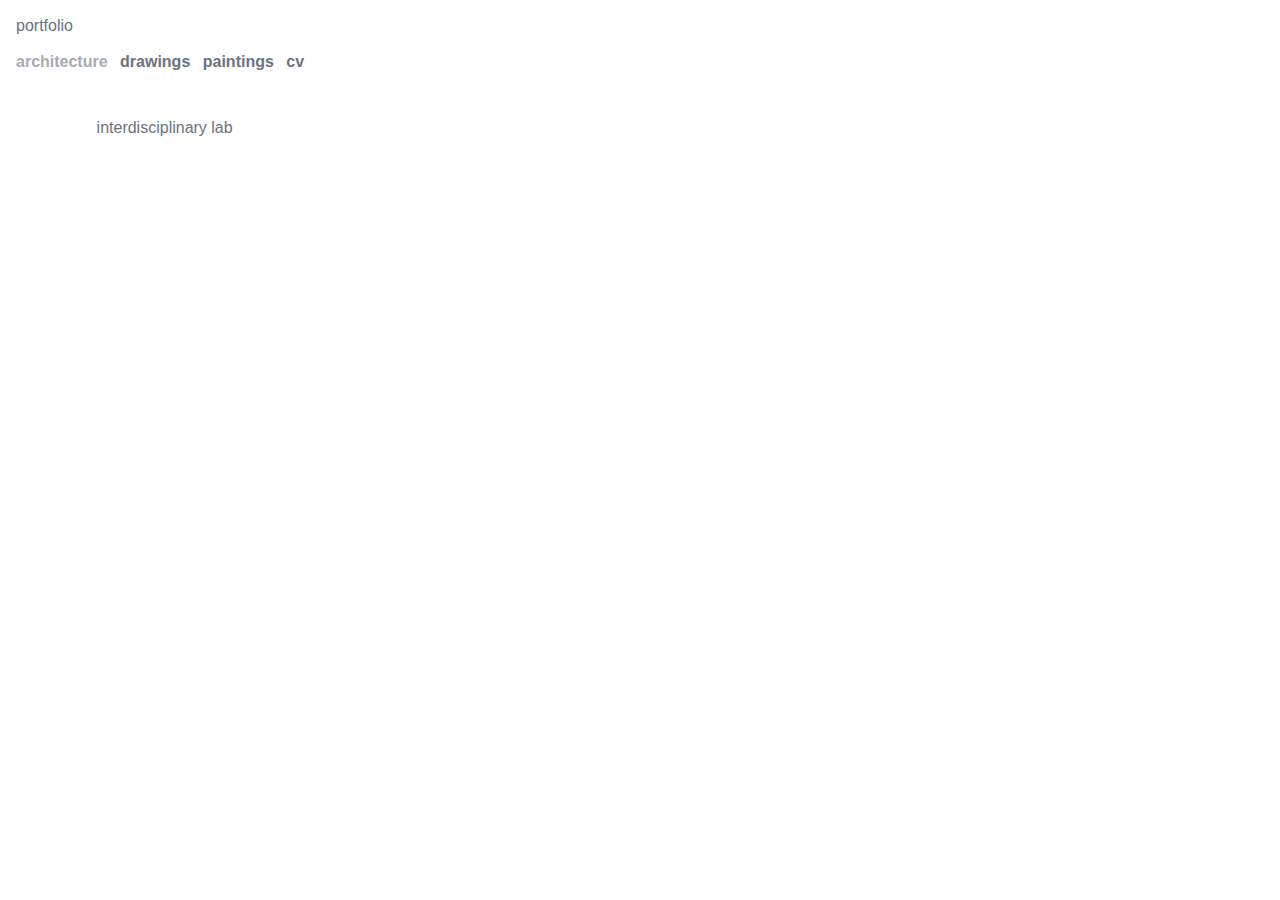
<file: docs/index.html>
<!DOCTYPE html>
<html lang="en" class="no-js">
<head>
  <meta http-equiv="Content-Type" content="text/html; charset=UTF-8"/>
  <meta name="viewport" content="width=device-width, initial-scale=1"/>
  <title>Portfolio</title>
  <link rel="stylesheet" type="text/css" href="css/default.css" />
  <link rel="stylesheet" type="text/css" href="css/component.css" />
  <script src="js/modernizr.custom.js"></script>
</head>
<body>
  <div class="container">
    <header align="left">
      <h1>portfolio</h1>
      <nav class="codrops-demos">
        <a class="current-demo" href="#">architecture</a>
        <a href="drawings.html">drawings</a>
        <a href="paintings.html">paintings</a>
        <a href="cv.html">cv</a>
      </nav>
    </header>
    <ul class="grid effect-2" id="grid">
      <li style="height: 3em;"><h1>interdisciplinary lab</h1></li>
      <li style="height: 3em;"><p></p></li>
      <li style="height: 3em;"><p></p></li>
  <li style="height: 3em;"><p></p></li>
  <li style="height: 3em;"><p></p></li>
  <li style="height: 3em;"><p></p></li>
  <li style="height: 3em;"><p></p></li>
  <li style="height: 3em;"><p></p></li>
  <li style="height: 3em;"><p></p></li>
  <li style="height: 3em;"><p></p></li>
  <li style="height: 3em;"><p></p></li>
  <li style="height: 3em;"><p></p></li>
  <li style="height: 3em;"><p></p></li>
  <li style="height: 3em;"><p></p></li>
  <li style="height: 3em;"><p></p></li>
    <li style="height: 3em;"><p></p></li>
    <li style="height: 3em;"><p></p></li>
    <li style="height: 3em;"><p></p></li>
    <li style="height: 3em;"><p></p></li>
    <li style="height: 3em;"><p></p></li>
    <li style="height: 3em;"><p></p></li>
    <li style="height: 3em;"><p></p></li>
    <li style="height: 3em;"><p></p></li>
    <li style="height: 3em;"><p></p></li>
    <li style="height: 3em;"><p></p></li>
    <li style="height: 3em;"><p></p></li>
      <li style="height: 3em;"><p></p></li>
      <li style="height: 3em;"><p></p></li>
      <li style="height: 3em;"><p></p></li>
      <li style="height: 3em;"><p></p></li>
      <li style="height: 3em;"><p></p></li>
      <li style="height: 3em;"><p></p></li>
      <li style="height: 3em;"><p></p></li>
      <li style="height: 3em;"><p></p></li>
      <li style="height: 3em;"><p></p></li>
      <li style="height: 3em;"><p></p></li>
    </ul>
  </div>
  <script src="js/masonry.pkgd.min.js"></script>
  <script src="js/imagesloaded.js"></script>
  <script src="js/classie.js"></script>
  <script src="js/AnimOnScroll.js"></script>
  <script>
    new AnimOnScroll( document.getElementById( 'grid' ), {
      minDuration : 0.4,
      maxDuration : 0.7,
      viewportFactor : 0.2
    } );
  </script>
</body>
</html>
</file>
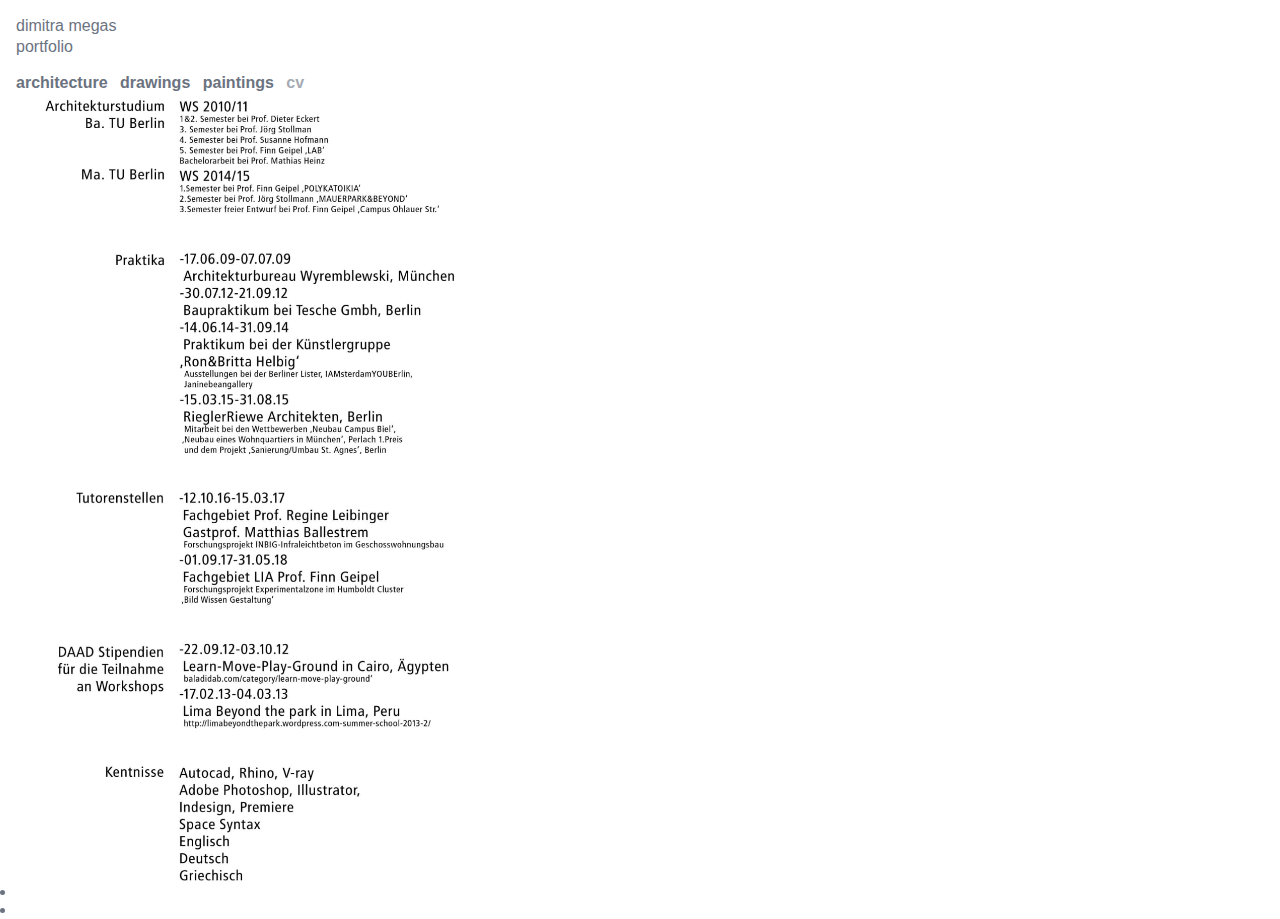
<file: htdocs/cv.html>
<!DOCTYPE html>
<html lang="en" class="no-js">
<head>
  <meta http-equiv="Content-Type" content="text/html; charset=UTF-8"/>
  <meta name="viewport" content="width=device-width, initial-scale=1"/>
  <title>Dimitra Megas - Portfolio</title>
  <link rel="stylesheet" type="text/css" href="css/default.css" />
  <link rel="stylesheet" type="text/css" href="css/component.css" />
  <script src="js/modernizr.custom.js"></script>
</head>
<body>
  <div class="container">
    <header align="left">
      <h1>dimitra megas</h1>
      <h1>portfolio</h1>
      <nav class="codrops-demos">
        <a href="/">architecture</a>
        <a href="drawings.html">drawings</a>
        <a href="paintings.html">paintings</a>
        <a class="current-demo" href="#">cv</a>
<li><a href="assets/cv.jpg" target="_blank"><img width="500" src="assets/cv.jpg" alt="cv"></a><li>
</ul>
</div>
<script src="js/masonry.pkgd.min.js"></script>
<script src="js/imagesloaded.js"></script>
<script src="js/classie.js"></script>
<script src="js/AnimOnScroll.js"></script>
<script>
new AnimOnScroll( document.getElementById( 'grid' ), {
minDuration : 0.4,
maxDuration : 0.7,
viewportFactor : 0.2
} );
</script>
</body>
</html>
</file>
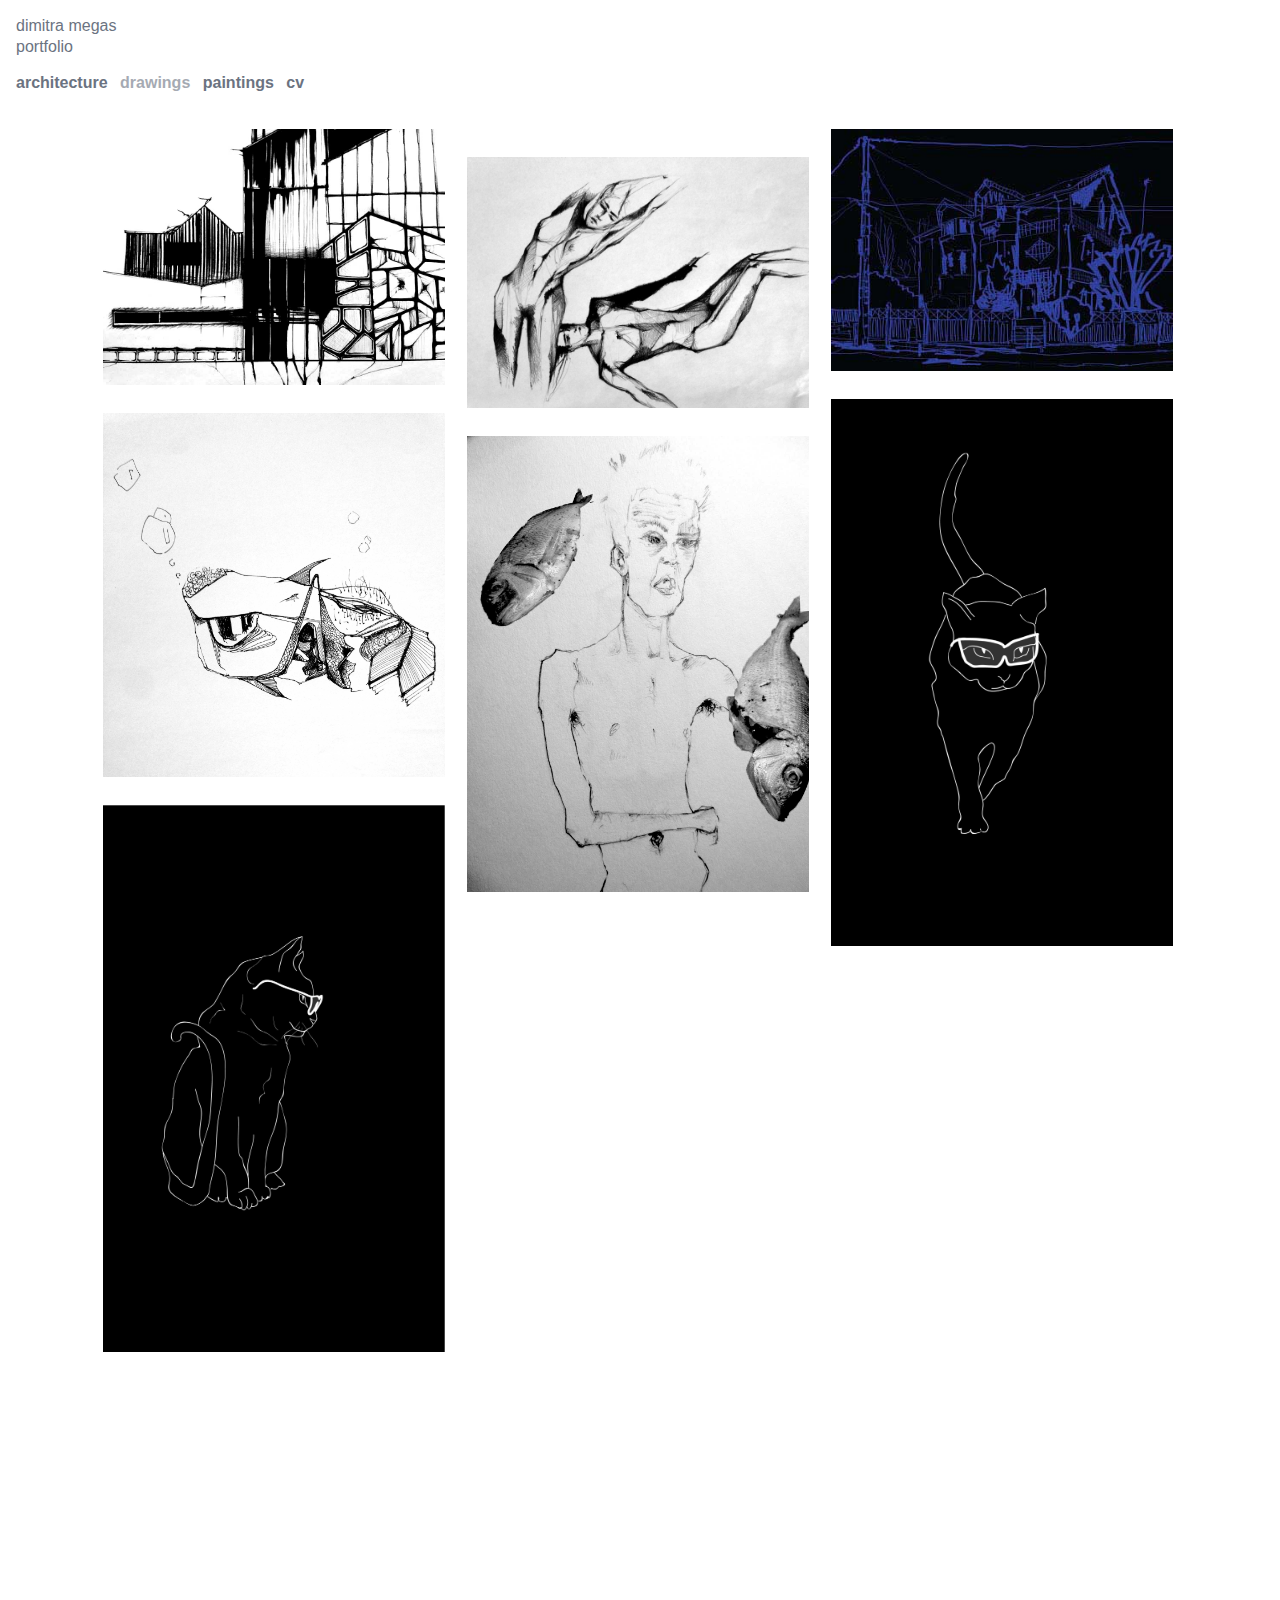
<file: htdocs/drawings.html>
<!DOCTYPE html>
<html lang="en" class="no-js">
<head>
  <meta http-equiv="Content-Type" content="text/html; charset=UTF-8"/>
  <meta name="viewport" content="width=device-width, initial-scale=1"/>
  <title>Dimitra Megas - Portfolio</title>
  <link rel="stylesheet" type="text/css" href="css/default.css" />
  <link rel="stylesheet" type="text/css" href="css/component.css" />
  <script src="js/modernizr.custom.js"></script>
</head>
<body>
  <div class="container">
    <header align="left">
      <h1>dimitra megas</h1>
      <h1>portfolio</h1>
      <nav class="codrops-demos">
        <a href="/">architecture</a>
        <a class="current-demo" href="#">drawings</a>
        <a href="paintings.html">paintings</a>
        <a href="cv.html">cv</a>
<ul class="grid effect-2" id="grid">
<li><a href="assets/drawing-black.jpg"target="_blank"><img src="assets/drawing-black_thumb.jpg"></a><li>
<li><a href="assets/drawing-blue house.jpg"target="_blank"><img src="assets/drawing-blue-house_thumb.jpg"></a><li>
<li><a href="assets/drawing-bodies.jpg"target="_blank"><img src="assets/drawing-bodies_thumb.jpg"></a><li>
<li><a href="assets/drawing-cata.jpg"target="_blank"><img src="assets/drawing-cata_thumb.jpg"></a><li>
<li><a href="assets/drawing-fish.jpg"target="_blank"><img src="assets/drawing-fish_thumb.jpg"></a><li>
<li><a href="assets/drawing-fishman.jpg"target="_blank"><img src="assets/drawing-fishman_thumb.jpg"></a><li>
<li><a href="assets/drawing-catb.jpg"target="_blank"><img src="assets/drawing-catb_thumb.jpg"></a><li>
<li><a href="assets/drawing-fly.jpg"target="_blank"><img src="assets/drawing-fly_thumb.jpg"></a><li>
<li><a href="assets/drawing-grand budabest.jpg"target="_blank"><img src="assets/drawing-grand budabest_thumb.jpg"></a><li>
<li><a href="assets/drawing-jeanne.jpg"target="_blank"><img src="assets/drawing-jeanne_thumb.jpg"></a><li>
<li><a href="assets/drawing-leaves.jpg"target="_blank"><img src="assets/drawing-leaves_thumb.jpg"></a><li>
<li><a href="assets/drawing-permission.jpg"target="_blank"><img src="assets/drawing-permission_thumb.jpg"></a><li>
<li><a href="assets/drawing-peru.jpg"target="_blank"><img src="assets/drawing-peru_thumb.jpg"></a><li>
<li><a href="assets/drawing-punish.jpg"target="_blank"><img src="assets/drawing-punish_thumb.jpg"></a><li>
<li><a href="assets/drawing-sails.jpg"target="_blank"><img src="assets/drawing-sails_thumb.jpg"></a><li>
<li><a href="assets/drawing-sea.jpg"target="_blank"><img src="assets/drawing-sea_thumb.jpg"></a><li>
<li><a href="assets/drawing-rock.jpg"target="_blank"><img src="assets/drawing-rock_thumb.jpg"></a><li>
<li><a href="assets/drawing-sanaa.jpg"target="_blank"><img src="assets/drawing-sanaa_thumb.jpg"></a><li>
<li><a href="assets/drawing-statue.jpg"target="_blank"><img src="assets/drawing-statue_thumb.jpg"></a><li>
<li><a href="assets/drawing-wixson.jpg"target="_blank"><img src="assets/drawing-wixson_thumb.jpg"></a><li>
<li><a href="assets/drawing-yellow scene.jpg"target="_blank"><img src="assets/drawing-yellow scene_thumb.jpg"></a><li>
</ul>
</div>
<script src="js/masonry.pkgd.min.js"></script>
<script src="js/imagesloaded.js"></script>
<script src="js/classie.js"></script>
<script src="js/AnimOnScroll.js"></script>
<script>
new AnimOnScroll( document.getElementById( 'grid' ), {
minDuration : 0.4,
maxDuration : 0.7,
viewportFactor : 0.2
} );
</script>
</body>
</html>
</file>
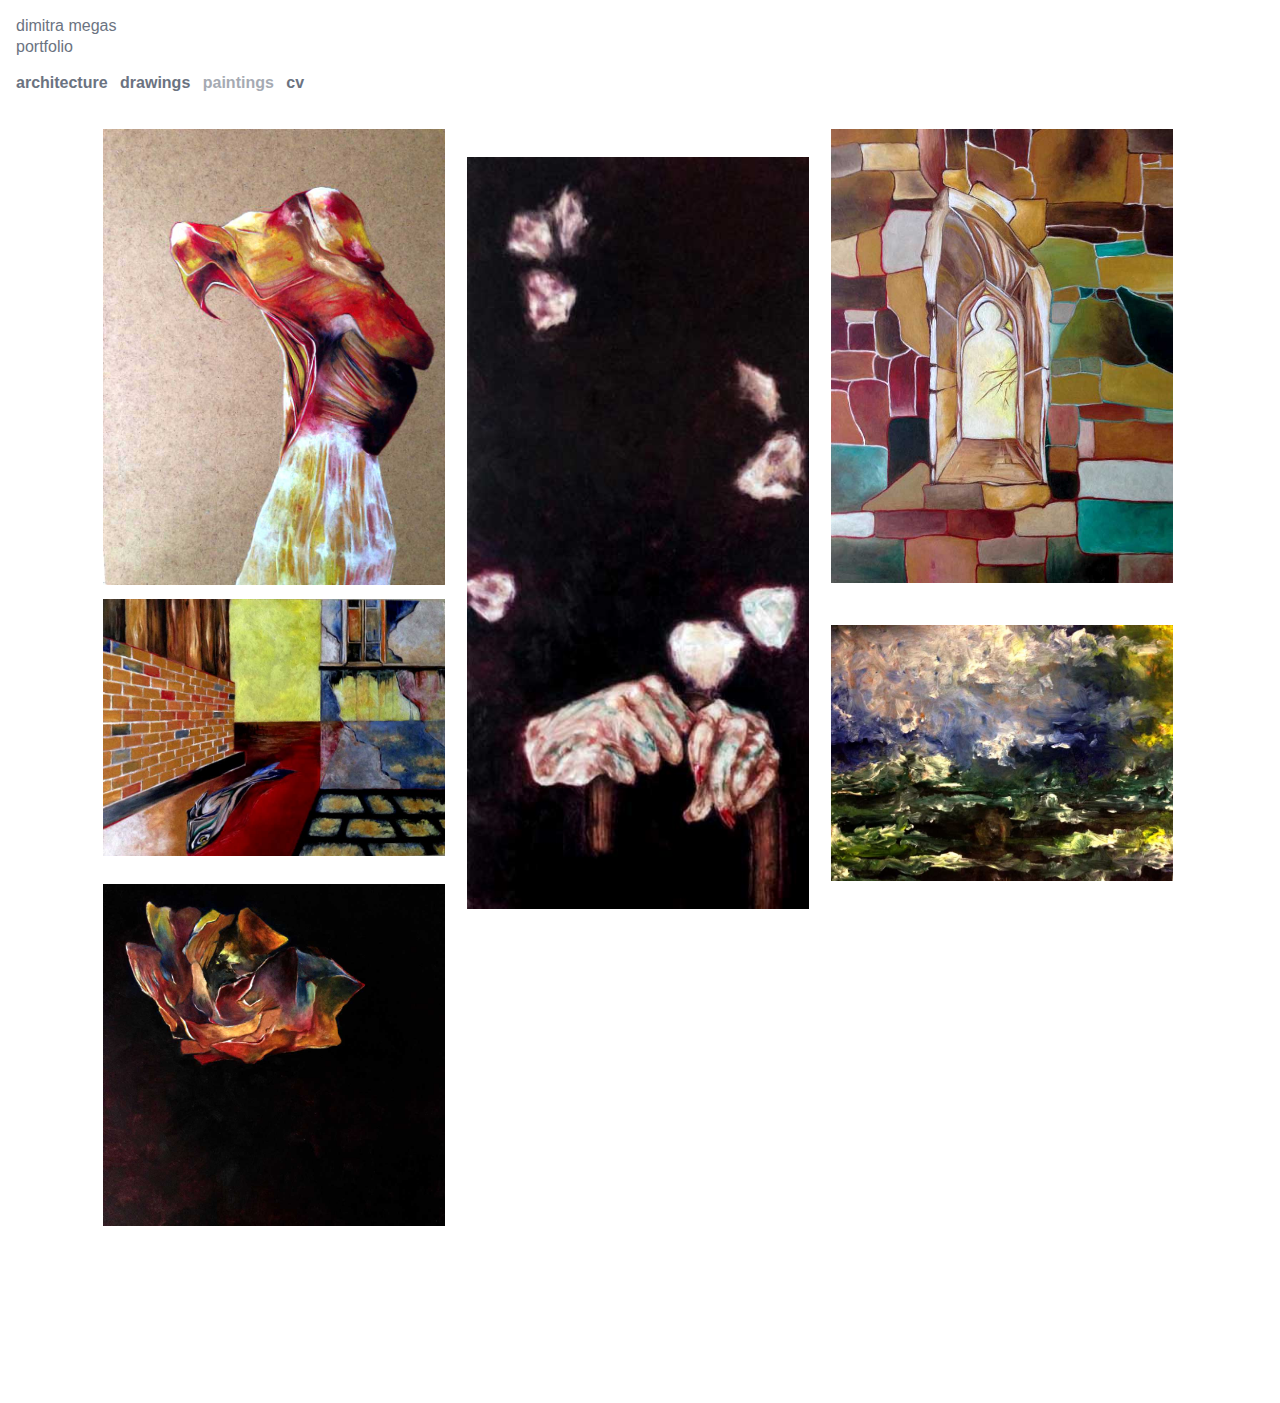
<file: htdocs/paintings.html>
<!DOCTYPE html>
<html lang="en" class="no-js">
<head>
  <meta http-equiv="Content-Type" content="text/html; charset=UTF-8"/>
  <meta name="viewport" content="width=device-width, initial-scale=1"/>
  <title>Dimitra Megas - Portfolio</title>
  <link rel="stylesheet" type="text/css" href="css/default.css" />
  <link rel="stylesheet" type="text/css" href="css/component.css" />
  <script src="js/modernizr.custom.js"></script>
</head>
<body>
  <div class="container">
    <header align="left">
      <h1>dimitra megas</h1>
      <h1>portfolio</h1>
      <nav class="codrops-demos">
        <a href="/">architecture</a>
        <a href="drawings.html">drawings</a>
        <a class="current-demo" href="#">paintings</a>
        <a href="cv.html">cv</a>
<ul class="grid effect-2" id="grid">
<li><a href="assets/painting-bird.jpg"target="_blank"><img src="assets/painting-bird_thumb.jpg"></a><li>
<li><a href="assets/painting-church.jpg"target="_blank"><img src="assets/painting-church_thumb.jpg"></a><li>
<li><a href="assets/painting-diamonds.jpg"target="_blank"><img src="assets/painting-diamonds_thumb.jpg"></a><li>
<li><a href="assets/painting-fish.jpg"target="_blank"><img src="assets/painting-fish_thumb.jpg"></a><li>
<li><a href="assets/painting-pinseln.jpg"target="_blank"><img src="assets/painting-pinseln_thumb.jpg"></a><li>
<li><a href="assets/painting-rose.jpg"target="_blank"><img src="assets/painting-rose_thumb.jpg"></a><li>
<li><a href="assets/painting-television.jpg"target="_blank"><img src="assets/painting-television_thumb.jpg"></a><li>
</ul>
</div>
<script src="js/masonry.pkgd.min.js"></script>
<script src="js/imagesloaded.js"></script>
<script src="js/classie.js"></script>
<script src="js/AnimOnScroll.js"></script>
<script>
new AnimOnScroll( document.getElementById( 'grid' ), {
minDuration : 0.4,
maxDuration : 0.7,
viewportFactor : 0.2
} );
</script>
</body>
</html>
</file>
<file: docs/css/default.css>
/* General Demo Style */
@import url(http://fonts.googleapis.com/css?family=Lato:300,400,700);

@font-face {
	font-family: 'codropsicons';
	src:url('../fonts/codropsicons/codropsicons.eot');
	src:url('../fonts/codropsicons/codropsicons.eot?#iefix') format('embedded-opentype'),
		url('../fonts/codropsicons/codropsicons.woff') format('woff'),
		url('../fonts/codropsicons/codropsicons.ttf') format('truetype'),
		url('../fonts/codropsicons/codropsicons.svg#codropsicons') format('svg');
	font-weight: normal;
	font-style: normal;
}

*, *:after, *:before { -webkit-box-sizing: border-box; -moz-box-sizing: border-box; box-sizing: border-box; }
body, html { font-size: 100%; padding: 0; margin: 0;}

/* Clearfix hack by Nicolas Gallagher: http://nicolasgallagher.com/micro-clearfix-hack/ */
.clearfix:before, .clearfix:after { content: " "; display: table; }
.clearfix:after { clear: both; }

body {
	font-family: Arial, sans-serif;
	color: #6b7381;
	background: #fff;
}

a {
	color: #aaa;
	text-decoration: none;
}

a:hover,
a:active {
	color: #333;
}

/* Header Style */
.container > header {
	margin: 0 auto;
	padding-top: 1em;
	padding-left: 1em;
}

.container > header h1 {
	font-size: 1em;
	line-height: 1.3;
	margin: 0;
	font-weight: 300;
	color: #6b7381;
}

.container > header span {
	display: block;
	opacity: 0.8;
	padding: 0 0 0.6em 0.1em;
}

/* To Navigation Style */

.codrops-icon:before {
	font-family: 'codropsicons';
	margin: 0 4px;
	speak: none;
	font-style: normal;
	font-weight: normal;
	font-variant: normal;
	text-transform: none;
	line-height: 1;
	-webkit-font-smoothing: antialiased;
}

.codrops-icon-drop:before {
	content: "\e001";
}

.codrops-icon-prev:before {
	content: "\e004";
}

/* Demo Buttons Style */
.codrops-demos {
	padding-top: 1em;
	font-size: 1em;
}

.codrops-demos a {
	margin: 0 0.5em 0 0;
	color: #6b7381;
	font-weight: 700;
}

.codrops-demos a:hover,
.codrops-demos a.current-demo,
.codrops-demos a.current-demo:hover {
	opacity: 0.6;
}

@media screen and (max-width: 25em) {

	.codrops-icon span {
		display: none;
	}

}
</file>
<file: docs/css/component.css>
.grid {
	max-width: 69em;
	list-style: none;
	margin: 30px auto;
	padding: 0;
}

.grid li {
	display: block;
	float: left;
	padding: 7px;
	width: 33%;
	opacity: 0;
}

.grid li.shown,
.no-js .grid li,
.no-cssanimations .grid li {
	opacity: 1;
}

.grid li a,
.grid li img {
	outline: none;
	display: block;
	max-width: 100%;
}

.grid li h1 {
	padding-left: 0.1em;
	font-size: 1em;
	color: #6b7381;
	font-weight: 300;
}

/* Effect 1: opacity */
.grid.effect-1 li.animate {
	-webkit-animation: fadeIn 0.65s ease forwards;
	animation: fadeIn 0.65s ease forwards;
}

@-webkit-keyframes fadeIn {
	0% { }
	100% { opacity: 1; }
}

@keyframes fadeIn {
	0% { }
	100% { opacity: 1; }
}

/* Effect 2: Move Up */
.grid.effect-2 li.animate {
	-webkit-transform: translateY(200px);
	transform: translateY(200px);
	-webkit-animation: moveUp 0.65s ease forwards;
	animation: moveUp 0.65s ease forwards;
}

@-webkit-keyframes moveUp {
	0% { }
	100% { -webkit-transform: translateY(0); opacity: 1; }
}

@keyframes moveUp {
	0% { }
	100% { -webkit-transform: translateY(0); transform: translateY(0); opacity: 1; }
}

/* Effect 3: Scale up */
.grid.effect-3 li.animate {
	-webkit-transform: scale(0.6);
	transform: scale(0.6);
	-webkit-animation: scaleUp 0.65s ease-in-out forwards;
	animation: scaleUp 0.65s ease-in-out forwards;
}

@-webkit-keyframes scaleUp {
	0% { }
	100% { -webkit-transform: scale(1); opacity: 1; }
}

@keyframes scaleUp {
	0% { }
	100% { -webkit-transform: scale(1); transform: scale(1); opacity: 1; }
}

/* Effect 4: fall perspective */
.grid.effect-4 {
	-webkit-perspective: 1300px;
	perspective: 1300px;
}

.grid.effect-4 li.animate {
	-webkit-transform-style: preserve-3d;
	transform-style: preserve-3d;
	-webkit-transform: translateZ(400px) translateY(300px) rotateX(-90deg);
	transform: translateZ(400px) translateY(300px) rotateX(-90deg);
	-webkit-animation: fallPerspective .8s ease-in-out forwards;
	animation: fallPerspective .8s ease-in-out forwards;
}

@-webkit-keyframes fallPerspective {
	0% { }
	100% { -webkit-transform: translateZ(0px) translateY(0px) rotateX(0deg); opacity: 1; }
}

@keyframes fallPerspective {
	0% { }
	100% { -webkit-transform: translateZ(0px) translateY(0px) rotateX(0deg); transform: translateZ(0px) translateY(0px) rotateX(0deg); opacity: 1; }
}

/* Effect 5: fly (based on http://lab.hakim.se/scroll-effects/ by @hakimel) */
.grid.effect-5 {
	-webkit-perspective: 1300px;
	perspective: 1300px;
}

.grid.effect-5 li.animate {
	-webkit-transform-style: preserve-3d;
	transform-style: preserve-3d;
	-webkit-transform-origin: 50% 50% -300px;
	transform-origin: 50% 50% -300px;
	-webkit-transform: rotateX(-180deg);
	transform: rotateX(-180deg);
	-webkit-animation: fly .8s ease-in-out forwards;
	animation: fly .8s ease-in-out forwards;
}

@-webkit-keyframes fly {
	0% { }
	100% { -webkit-transform: rotateX(0deg); opacity: 1; }
}

@keyframes fly {
	0% { }
	100% { -webkit-transform: rotateX(0deg); transform: rotateX(0deg); opacity: 1; }
}

/* Effect 6: flip (based on http://lab.hakim.se/scroll-effects/ by @hakimel) */
.grid.effect-6 {
	-webkit-perspective: 1300px;
	perspective: 1300px;
}

.grid.effect-6 li.animate {
	-webkit-transform-style: preserve-3d;
	transform-style: preserve-3d;
	-webkit-transform-origin: 0% 0%;
	transform-origin: 0% 0%;
	-webkit-transform: rotateX(-80deg);
	transform: rotateX(-80deg);
	-webkit-animation: flip .8s ease-in-out forwards;
	animation: flip .8s ease-in-out forwards;
}

@-webkit-keyframes flip {
	0% { }
	100% { -webkit-transform: rotateX(0deg); opacity: 1; }
}

@keyframes flip {
	0% { }
	100% { -webkit-transform: rotateX(0deg); transform: rotateX(0deg); opacity: 1; }
}

/* Effect 7: helix (based on http://lab.hakim.se/scroll-effects/ by @hakimel) */
.grid.effect-7 {
	-webkit-perspective: 1300px;
	perspective: 1300px;
}

.grid.effect-7 li.animate {
	-webkit-transform-style: preserve-3d;
	transform-style: preserve-3d;
	-webkit-transform: rotateY(-180deg);
	transform: rotateY(-180deg);
	-webkit-animation: helix .8s ease-in-out forwards;
	animation: helix .8s ease-in-out forwards;
}

@-webkit-keyframes helix {
	0% { }
	100% { -webkit-transform: rotateY(0deg); opacity: 1; }
}

@keyframes helix {
	0% { }
	100% { -webkit-transform: rotateY(0deg); transform: rotateY(0deg); opacity: 1; }
}

/* Effect 8:  */
.grid.effect-8 {
	-webkit-perspective: 1300px;
	perspective: 1300px;
}

.grid.effect-8 li.animate {
	-webkit-transform-style: preserve-3d;
	transform-style: preserve-3d;
	-webkit-transform: scale(0.4);
	transform: scale(0.4);
	-webkit-animation: popUp .8s ease-in forwards;
	animation: popUp .8s ease-in forwards;
}

@-webkit-keyframes popUp {
	0% { }
	70% { -webkit-transform: scale(1.1); opacity: .8; -webkit-animation-timing-function: ease-out; }
	100% { -webkit-transform: scale(1); opacity: 1; }
}

@keyframes popUp {
	0% { }
	70% { -webkit-transform: scale(1.1); transform: scale(1.1); opacity: .8; -webkit-animation-timing-function: ease-out; animation-timing-function: ease-out; }
	100% { -webkit-transform: scale(1); transform: scale(1); opacity: 1; }
}

@media screen and (max-width: 900px) {

	.grid li {
		width: 50%;
	}
}

@media screen and (max-width: 400px) {
	.grid li {
		width: 50%;
	}
}
</file>
<file: htdocs/css/default.css>
/* General Demo Style */
@import url(http://fonts.googleapis.com/css?family=Lato:300,400,700);

@font-face {
	font-family: 'codropsicons';
	src:url('../fonts/codropsicons/codropsicons.eot');
	src:url('../fonts/codropsicons/codropsicons.eot?#iefix') format('embedded-opentype'),
		url('../fonts/codropsicons/codropsicons.woff') format('woff'),
		url('../fonts/codropsicons/codropsicons.ttf') format('truetype'),
		url('../fonts/codropsicons/codropsicons.svg#codropsicons') format('svg');
	font-weight: normal;
	font-style: normal;
}

*, *:after, *:before { -webkit-box-sizing: border-box; -moz-box-sizing: border-box; box-sizing: border-box; }
body, html { font-size: 100%; padding: 0; margin: 0;}

/* Clearfix hack by Nicolas Gallagher: http://nicolasgallagher.com/micro-clearfix-hack/ */
.clearfix:before, .clearfix:after { content: " "; display: table; }
.clearfix:after { clear: both; }

body {
	font-family: Arial, sans-serif;
	color: #6b7381;
	background: #fff;
}

a {
	color: #aaa;
	text-decoration: none;
}

a:hover,
a:active {
	color: #333;
}

/* Header Style */
.container > header {
	margin: 0 auto;
	padding-top: 1em;
	padding-left: 1em;
}

.container > header h1 {
	font-size: 1em;
	line-height: 1.3;
	margin: 0;
	font-weight: 300;
	color: #6b7381;
}

.container > header span {
	display: block;
	opacity: 0.8;
	padding: 0 0 0.6em 0.1em;
}

/* To Navigation Style */

.codrops-icon:before {
	font-family: 'codropsicons';
	margin: 0 4px;
	speak: none;
	font-style: normal;
	font-weight: normal;
	font-variant: normal;
	text-transform: none;
	line-height: 1;
	-webkit-font-smoothing: antialiased;
}

.codrops-icon-drop:before {
	content: "\e001";
}

.codrops-icon-prev:before {
	content: "\e004";
}

/* Demo Buttons Style */
.codrops-demos {
	padding-top: 1em;
	font-size: 1em;
}

.codrops-demos a {
	margin: 0 0.5em 0 0;
	color: #6b7381;
	font-weight: 700;
}

.codrops-demos a:hover,
.codrops-demos a.current-demo,
.codrops-demos a.current-demo:hover {
	opacity: 0.6;
}

@media screen and (max-width: 25em) {

	.codrops-icon span {
		display: none;
	}

}
</file>
<file: htdocs/css/component.css>
.grid {
	max-width: 69em;
	list-style: none;
	margin: 30px auto;
	padding: 0;
}

.grid li {
	display: block;
	float: left;
	padding: 7px;
	width: 33%;
	opacity: 0;
}

.grid li.shown,
.no-js .grid li,
.no-cssanimations .grid li {
	opacity: 1;
}

.grid li a,
.grid li img {
	outline: none;
	display: block;
	max-width: 100%;
}

.grid li h1 {
	padding-left: 0.1em;
	font-size: 1em;
	color: #6b7381;
	font-weight: 300;
}

/* Effect 1: opacity */
.grid.effect-1 li.animate {
	-webkit-animation: fadeIn 0.65s ease forwards;
	animation: fadeIn 0.65s ease forwards;
}

@-webkit-keyframes fadeIn {
	0% { }
	100% { opacity: 1; }
}

@keyframes fadeIn {
	0% { }
	100% { opacity: 1; }
}

/* Effect 2: Move Up */
.grid.effect-2 li.animate {
	-webkit-transform: translateY(200px);
	transform: translateY(200px);
	-webkit-animation: moveUp 0.65s ease forwards;
	animation: moveUp 0.65s ease forwards;
}

@-webkit-keyframes moveUp {
	0% { }
	100% { -webkit-transform: translateY(0); opacity: 1; }
}

@keyframes moveUp {
	0% { }
	100% { -webkit-transform: translateY(0); transform: translateY(0); opacity: 1; }
}

/* Effect 3: Scale up */
.grid.effect-3 li.animate {
	-webkit-transform: scale(0.6);
	transform: scale(0.6);
	-webkit-animation: scaleUp 0.65s ease-in-out forwards;
	animation: scaleUp 0.65s ease-in-out forwards;
}

@-webkit-keyframes scaleUp {
	0% { }
	100% { -webkit-transform: scale(1); opacity: 1; }
}

@keyframes scaleUp {
	0% { }
	100% { -webkit-transform: scale(1); transform: scale(1); opacity: 1; }
}

/* Effect 4: fall perspective */
.grid.effect-4 {
	-webkit-perspective: 1300px;
	perspective: 1300px;
}

.grid.effect-4 li.animate {
	-webkit-transform-style: preserve-3d;
	transform-style: preserve-3d;
	-webkit-transform: translateZ(400px) translateY(300px) rotateX(-90deg);
	transform: translateZ(400px) translateY(300px) rotateX(-90deg);
	-webkit-animation: fallPerspective .8s ease-in-out forwards;
	animation: fallPerspective .8s ease-in-out forwards;
}

@-webkit-keyframes fallPerspective {
	0% { }
	100% { -webkit-transform: translateZ(0px) translateY(0px) rotateX(0deg); opacity: 1; }
}

@keyframes fallPerspective {
	0% { }
	100% { -webkit-transform: translateZ(0px) translateY(0px) rotateX(0deg); transform: translateZ(0px) translateY(0px) rotateX(0deg); opacity: 1; }
}

/* Effect 5: fly (based on http://lab.hakim.se/scroll-effects/ by @hakimel) */
.grid.effect-5 {
	-webkit-perspective: 1300px;
	perspective: 1300px;
}

.grid.effect-5 li.animate {
	-webkit-transform-style: preserve-3d;
	transform-style: preserve-3d;
	-webkit-transform-origin: 50% 50% -300px;
	transform-origin: 50% 50% -300px;
	-webkit-transform: rotateX(-180deg);
	transform: rotateX(-180deg);
	-webkit-animation: fly .8s ease-in-out forwards;
	animation: fly .8s ease-in-out forwards;
}

@-webkit-keyframes fly {
	0% { }
	100% { -webkit-transform: rotateX(0deg); opacity: 1; }
}

@keyframes fly {
	0% { }
	100% { -webkit-transform: rotateX(0deg); transform: rotateX(0deg); opacity: 1; }
}

/* Effect 6: flip (based on http://lab.hakim.se/scroll-effects/ by @hakimel) */
.grid.effect-6 {
	-webkit-perspective: 1300px;
	perspective: 1300px;
}

.grid.effect-6 li.animate {
	-webkit-transform-style: preserve-3d;
	transform-style: preserve-3d;
	-webkit-transform-origin: 0% 0%;
	transform-origin: 0% 0%;
	-webkit-transform: rotateX(-80deg);
	transform: rotateX(-80deg);
	-webkit-animation: flip .8s ease-in-out forwards;
	animation: flip .8s ease-in-out forwards;
}

@-webkit-keyframes flip {
	0% { }
	100% { -webkit-transform: rotateX(0deg); opacity: 1; }
}

@keyframes flip {
	0% { }
	100% { -webkit-transform: rotateX(0deg); transform: rotateX(0deg); opacity: 1; }
}

/* Effect 7: helix (based on http://lab.hakim.se/scroll-effects/ by @hakimel) */
.grid.effect-7 {
	-webkit-perspective: 1300px;
	perspective: 1300px;
}

.grid.effect-7 li.animate {
	-webkit-transform-style: preserve-3d;
	transform-style: preserve-3d;
	-webkit-transform: rotateY(-180deg);
	transform: rotateY(-180deg);
	-webkit-animation: helix .8s ease-in-out forwards;
	animation: helix .8s ease-in-out forwards;
}

@-webkit-keyframes helix {
	0% { }
	100% { -webkit-transform: rotateY(0deg); opacity: 1; }
}

@keyframes helix {
	0% { }
	100% { -webkit-transform: rotateY(0deg); transform: rotateY(0deg); opacity: 1; }
}

/* Effect 8:  */
.grid.effect-8 {
	-webkit-perspective: 1300px;
	perspective: 1300px;
}

.grid.effect-8 li.animate {
	-webkit-transform-style: preserve-3d;
	transform-style: preserve-3d;
	-webkit-transform: scale(0.4);
	transform: scale(0.4);
	-webkit-animation: popUp .8s ease-in forwards;
	animation: popUp .8s ease-in forwards;
}

@-webkit-keyframes popUp {
	0% { }
	70% { -webkit-transform: scale(1.1); opacity: .8; -webkit-animation-timing-function: ease-out; }
	100% { -webkit-transform: scale(1); opacity: 1; }
}

@keyframes popUp {
	0% { }
	70% { -webkit-transform: scale(1.1); transform: scale(1.1); opacity: .8; -webkit-animation-timing-function: ease-out; animation-timing-function: ease-out; }
	100% { -webkit-transform: scale(1); transform: scale(1); opacity: 1; }
}

@media screen and (max-width: 900px) {

	.grid li {
		width: 50%;
	}
}

@media screen and (max-width: 400px) {
	.grid li {
		width: 50%;
	}
}
</file>
